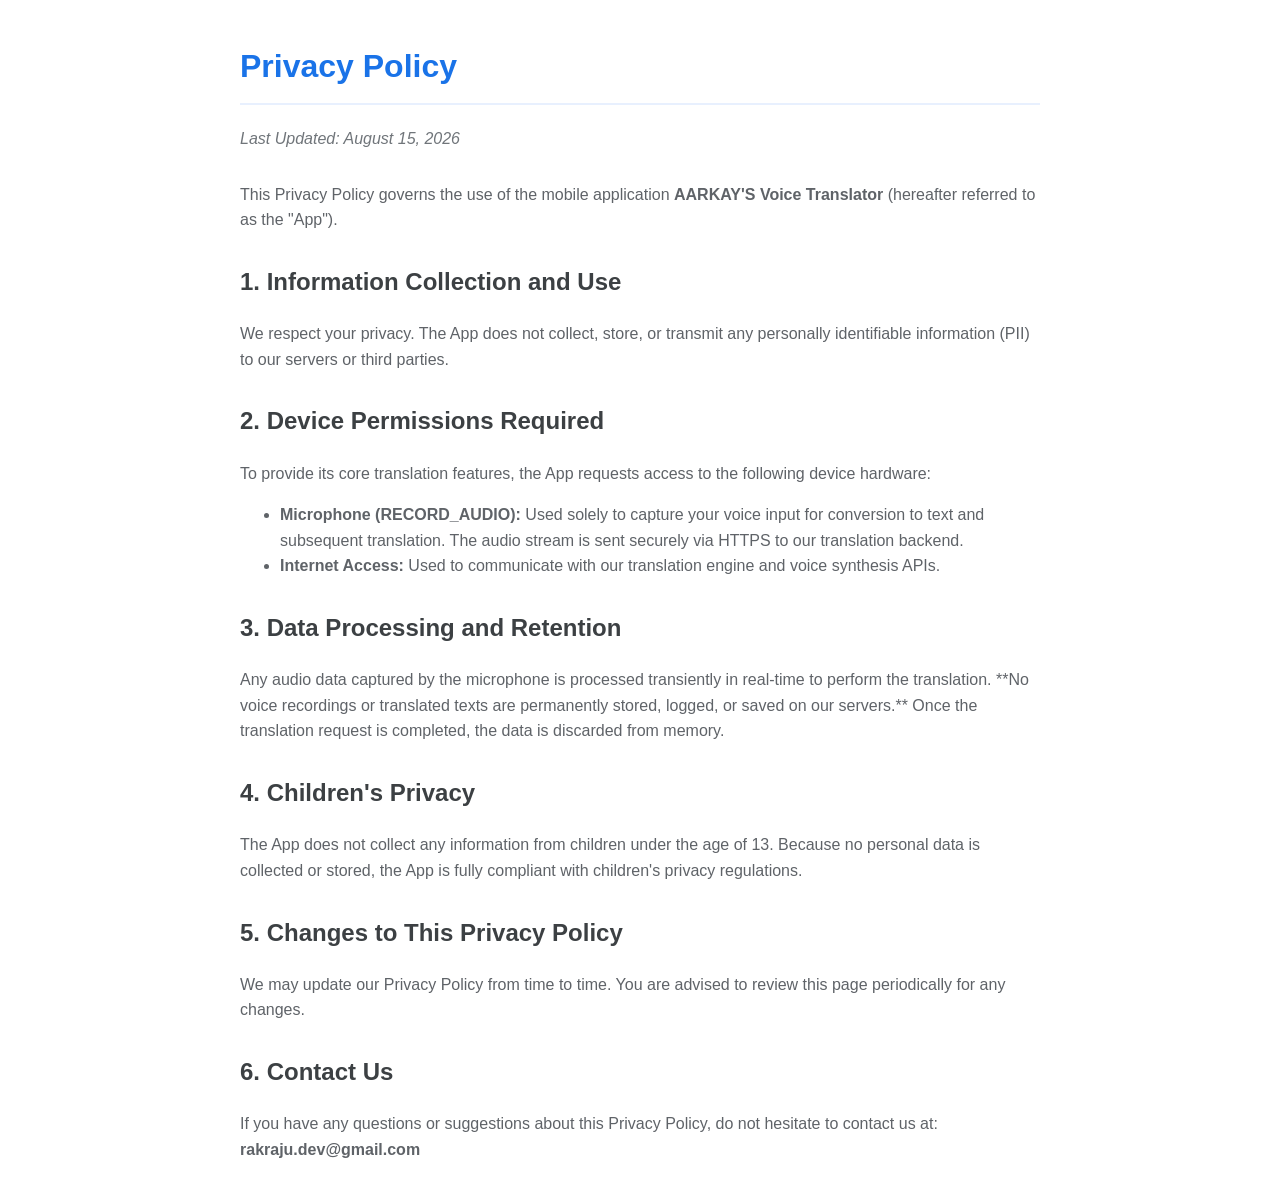
<file: privacy-policy.html>
<!DOCTYPE html>
<html lang="en">
<head>
    <meta charset="UTF-8">
    <meta name="viewport" content="width=device-width, initial-scale=1.0">
    <title>Privacy Policy - AARKAY's Voice Translator</title>
    <style>
        body {
            font-family: -apple-system, BlinkMacSystemFont, "Segoe UI", Roboto, Helvetica, Arial, sans-serif;
            line-height: 1.6;
            color: #333;
            max-width: 800px;
            margin: 0 auto;
            padding: 20px;
        }
        h1 {
            color: #1a73e8;
            border-bottom: 2px solid #e8f0fe;
            padding-bottom: 10px;
        }
        h2 {
            color: #3c4043;
            margin-top: 30px;
        }
        p, li {
            color: #5f6368;
        }
        .last-updated {
            font-style: italic;
            color: #70757a;
            margin-bottom: 30px;
        }
    </style>
</head>
<body>
    <h1>Privacy Policy</h1>
    <div class="last-updated">Last Updated: August 15, 2026</div>

    <p>This Privacy Policy governs the use of the mobile application <strong>AARKAY'S Voice Translator</strong> (hereafter referred to as the "App").</p>

    <h2>1. Information Collection and Use</h2>
    <p>We respect your privacy. The App does not collect, store, or transmit any personally identifiable information (PII) to our servers or third parties.</p>

    <h2>2. Device Permissions Required</h2>
    <p>To provide its core translation features, the App requests access to the following device hardware:</p>
    <ul>
        <li><strong>Microphone (RECORD_AUDIO):</strong> Used solely to capture your voice input for conversion to text and subsequent translation. The audio stream is sent securely via HTTPS to our translation backend.</li>
        <li><strong>Internet Access:</strong> Used to communicate with our translation engine and voice synthesis APIs.</li>
    </ul>

    <h2>3. Data Processing and Retention</h2>
    <p>Any audio data captured by the microphone is processed transiently in real-time to perform the translation. **No voice recordings or translated texts are permanently stored, logged, or saved on our servers.** Once the translation request is completed, the data is discarded from memory.</p>

    <h2>4. Children's Privacy</h2>
    <p>The App does not collect any information from children under the age of 13. Because no personal data is collected or stored, the App is fully compliant with children's privacy regulations.</p>

    <h2>5. Changes to This Privacy Policy</h2>
    <p>We may update our Privacy Policy from time to time. You are advised to review this page periodically for any changes.</p>

    <h2>6. Contact Us</h2>
    <p>If you have any questions or suggestions about this Privacy Policy, do not hesitate to contact us at: <strong>rakraju.dev@gmail.com</strong></p>
</body>
</html>
</file>
